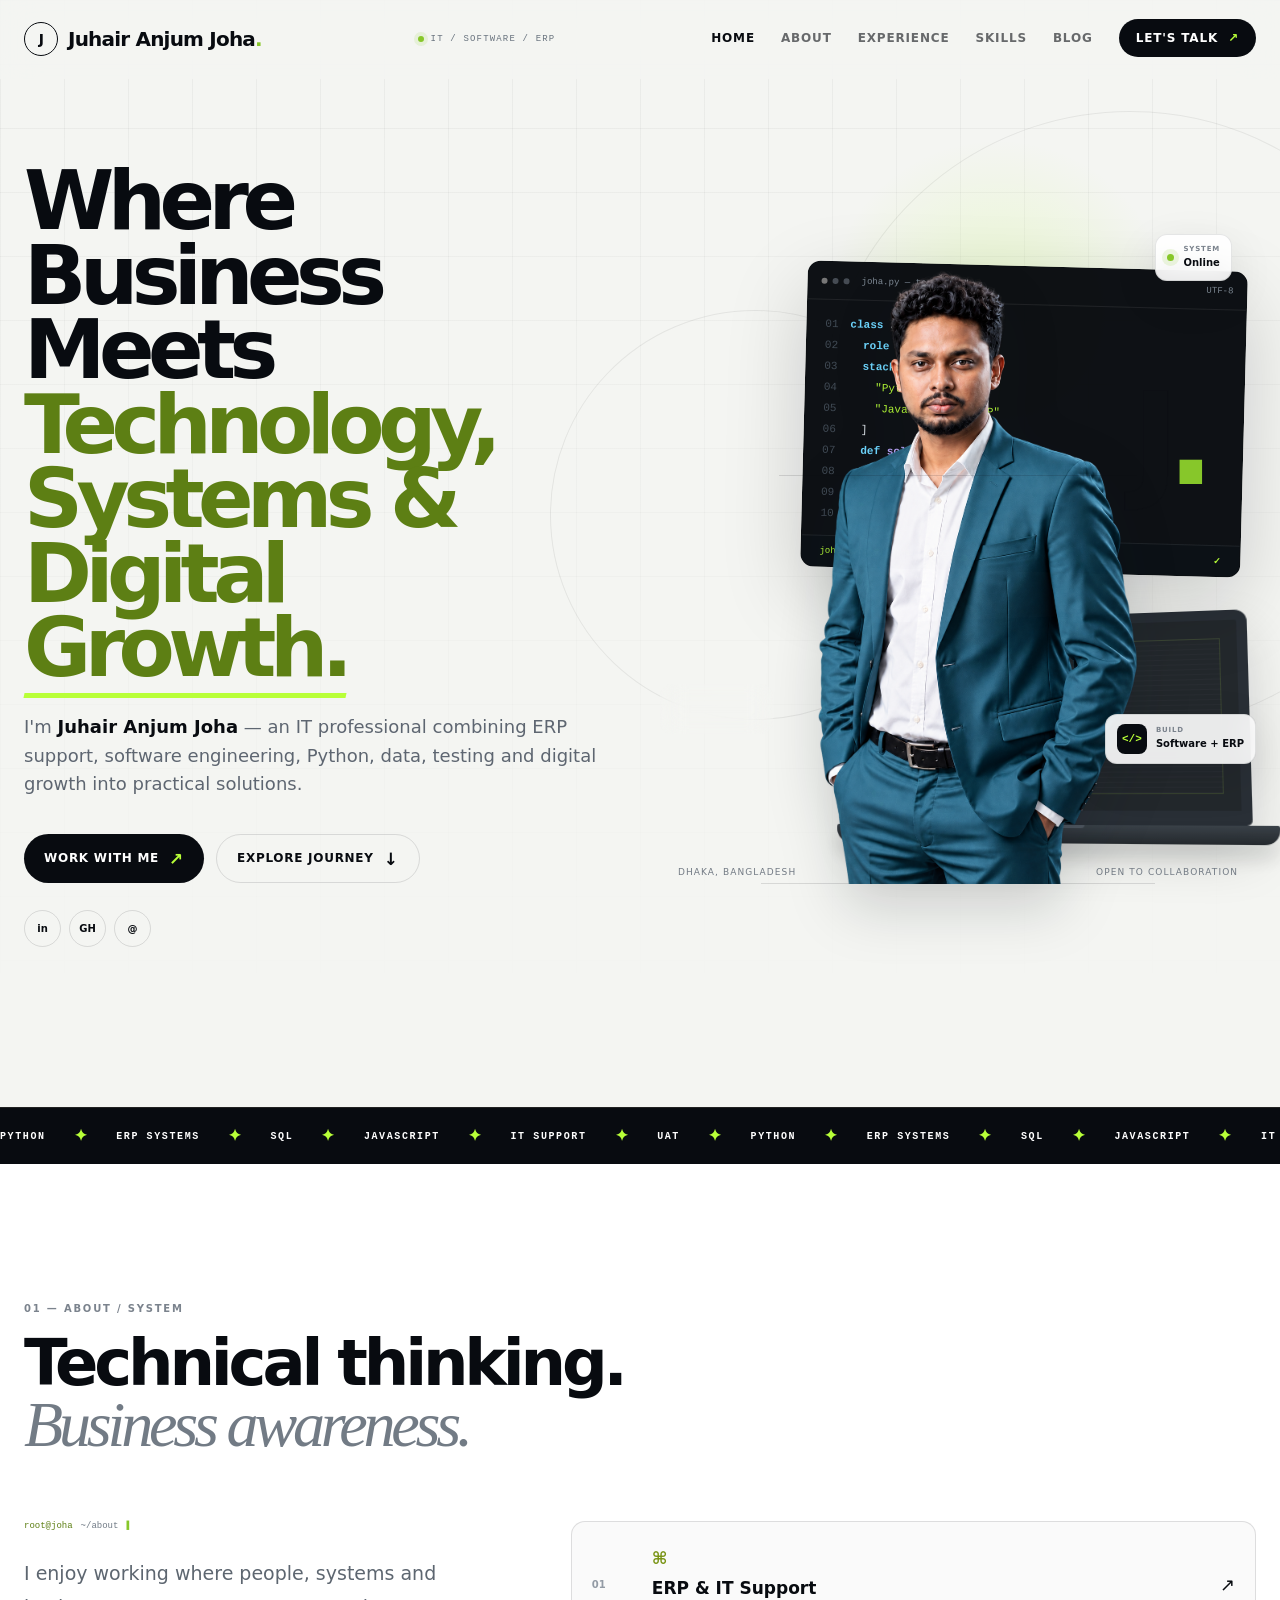
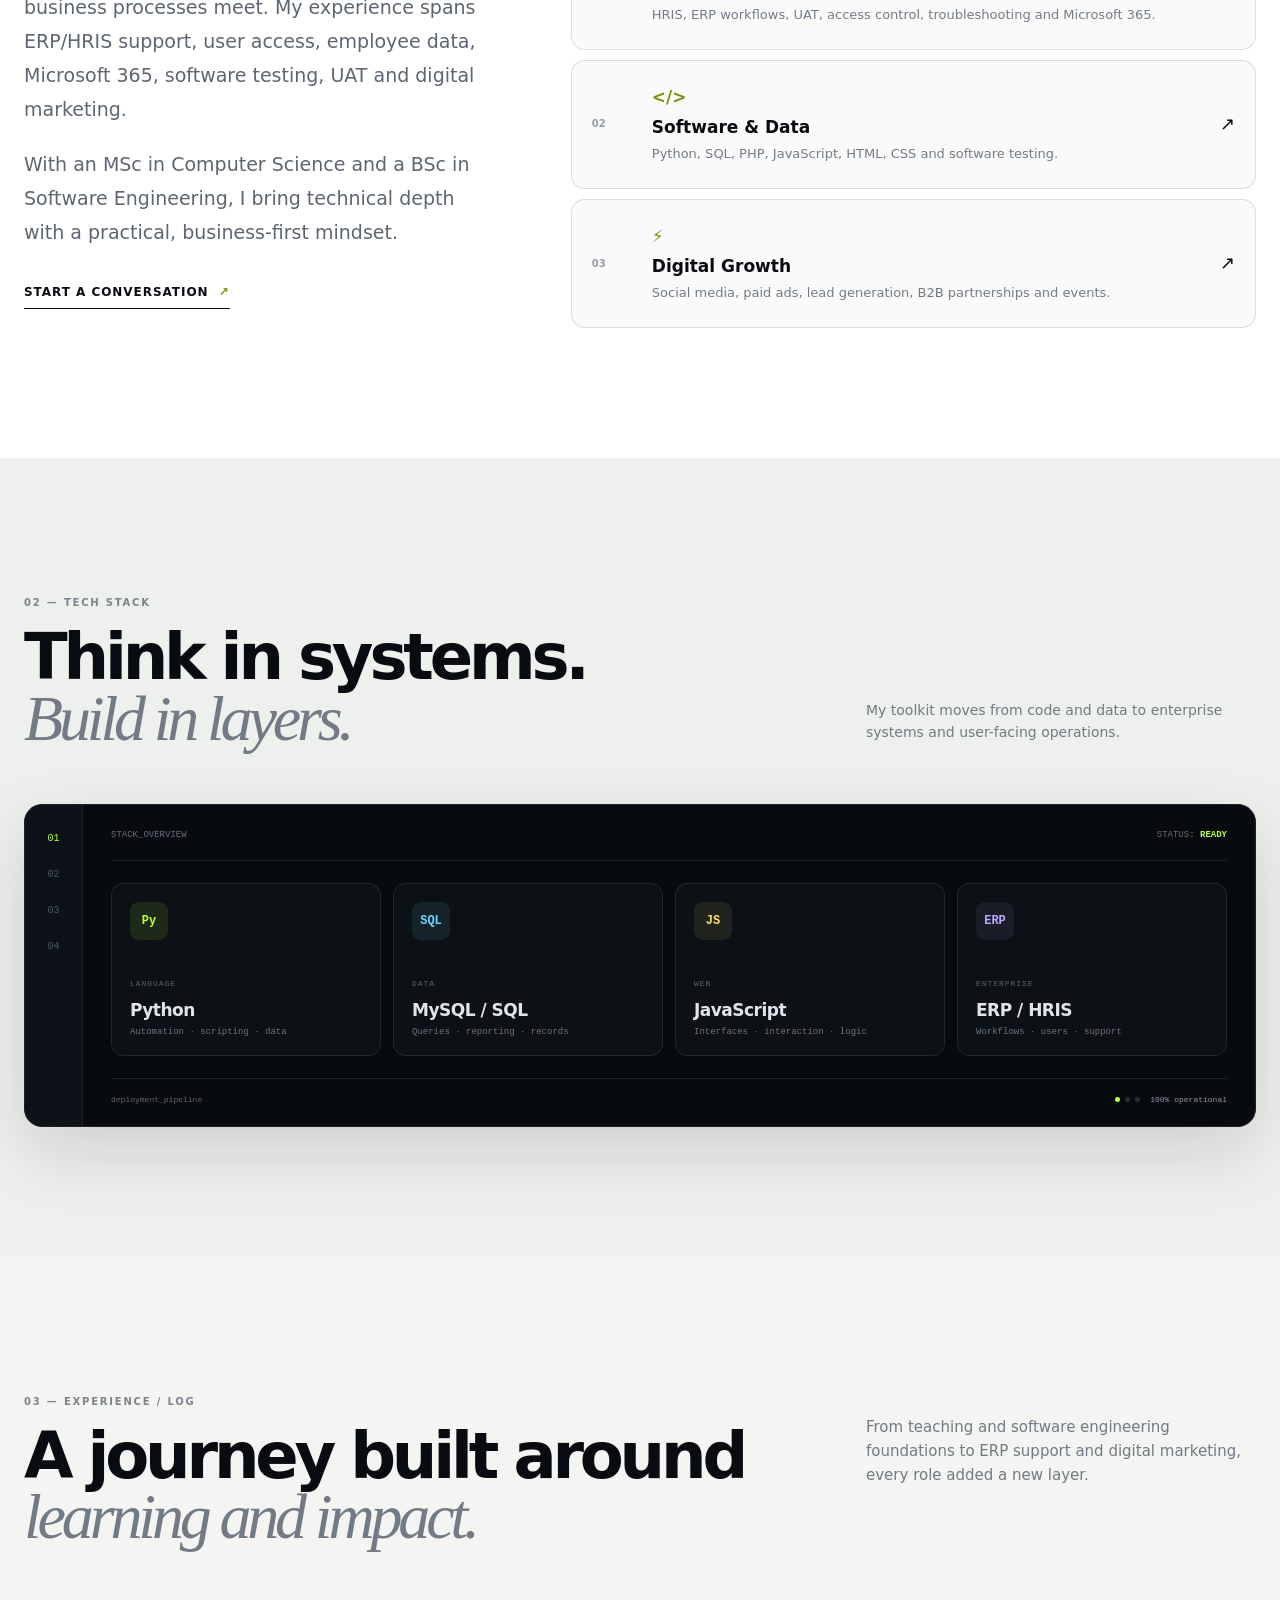
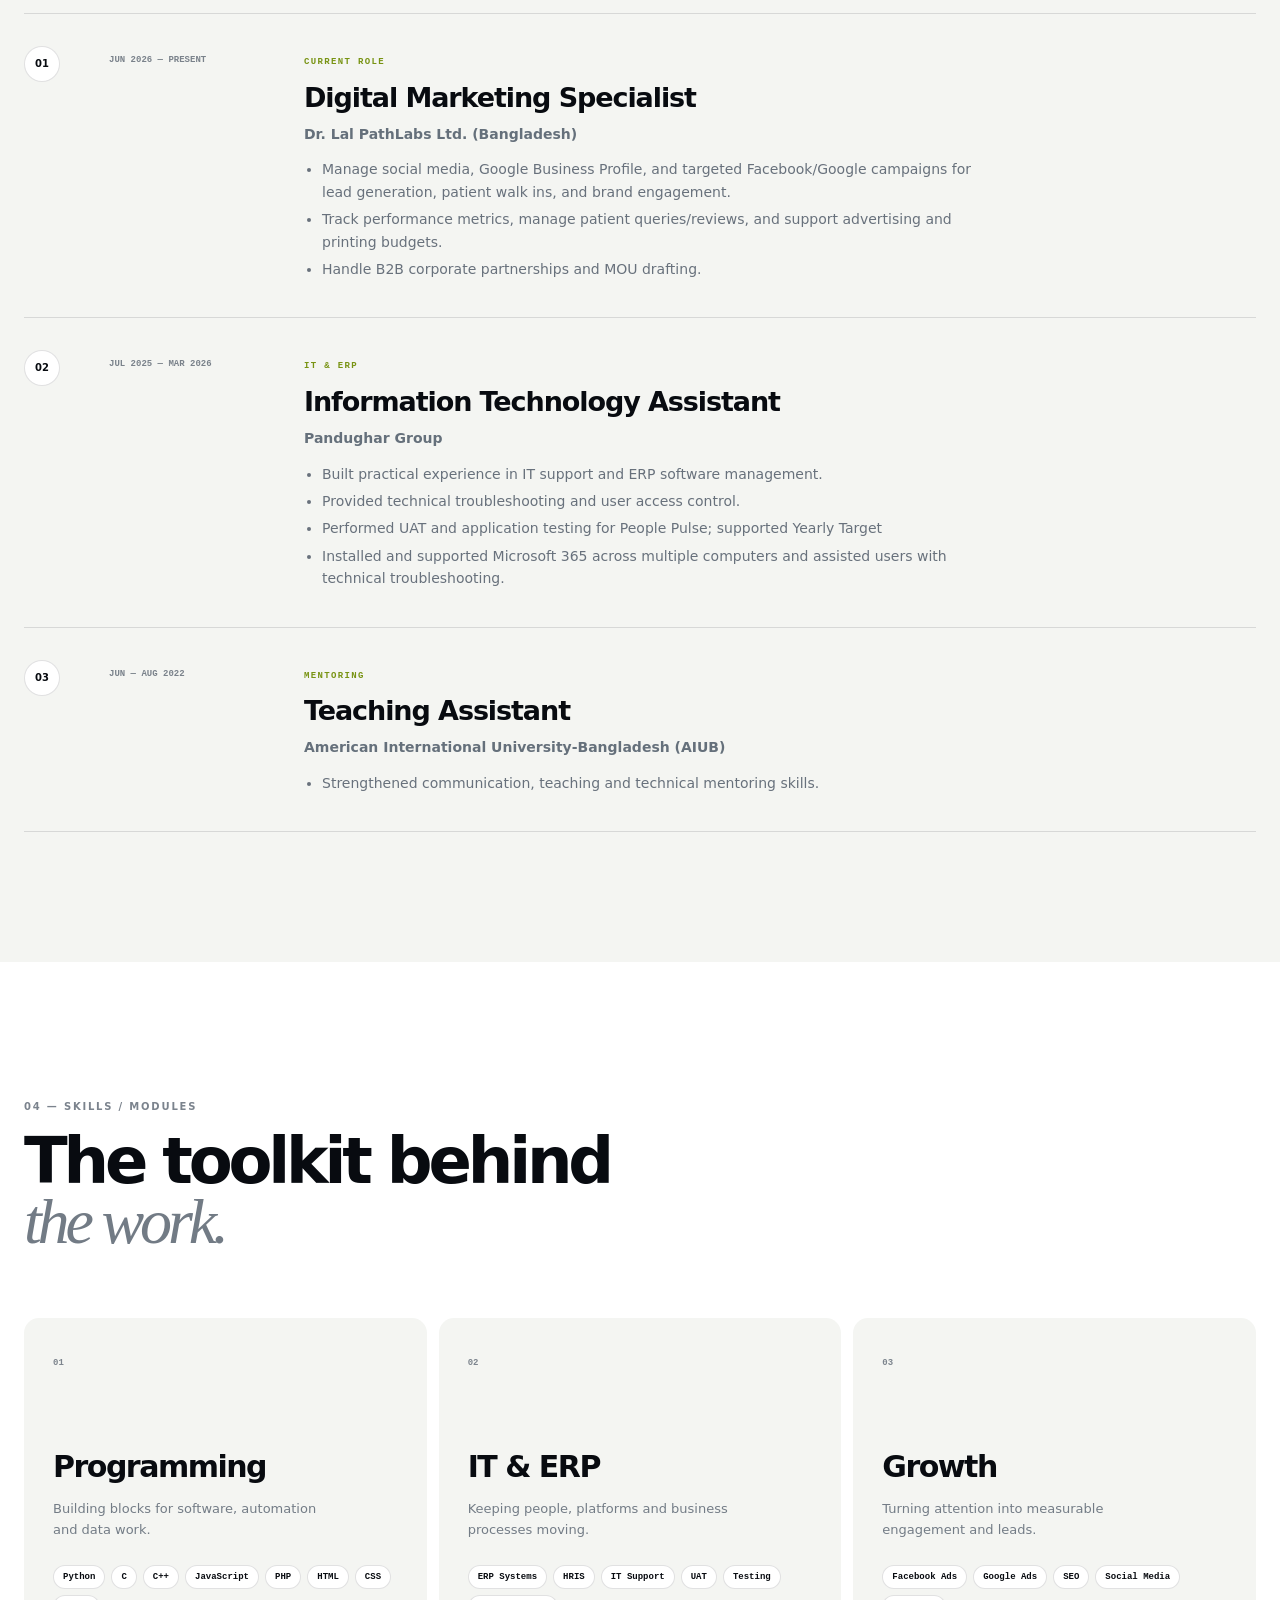
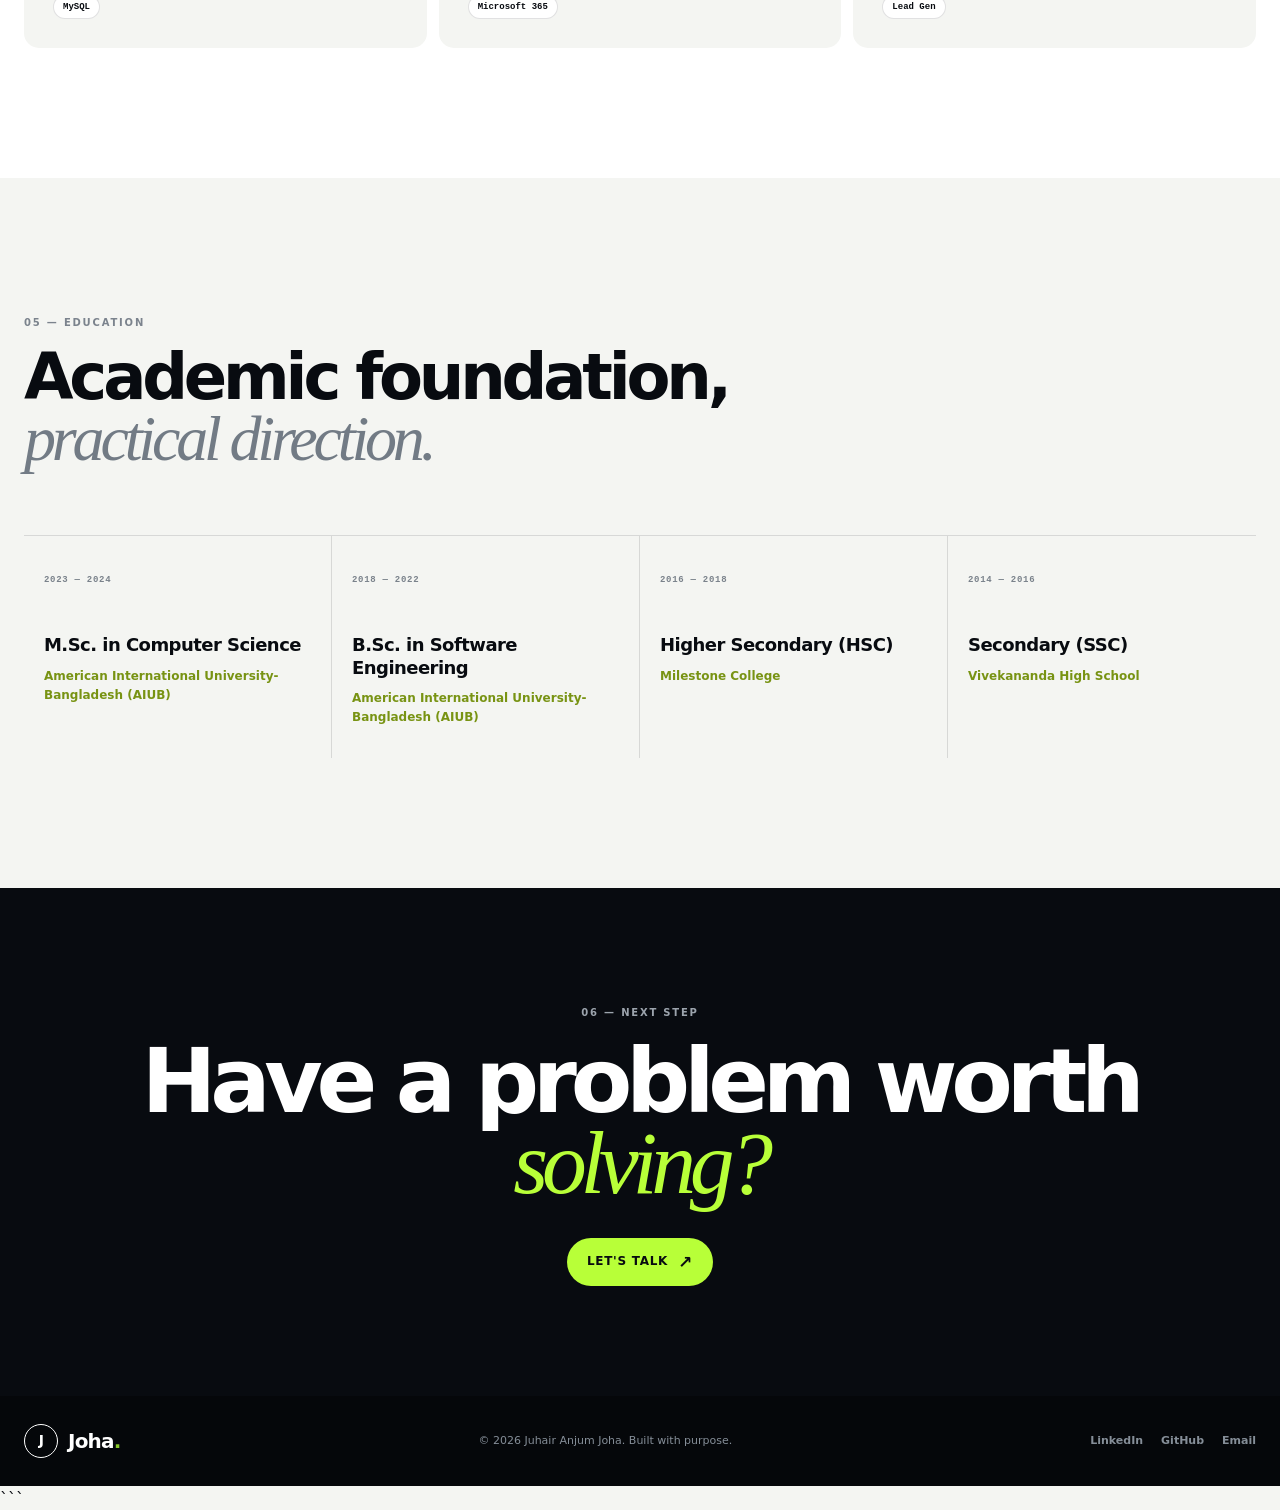
<file: index.html>
<!DOCTYPE html>
<html lang="en">
<head>
  <meta charset="UTF-8">
  <meta name="viewport" content="width=device-width, initial-scale=1.0">
  <meta name="description" content="Juhair Anjum Joha — IT, ERP, software engineering and digital marketing portfolio.">
  <title>Juhair Anjum Joha | IT & Technology Portfolio</title>
  <link rel="stylesheet" href="home.css">
</head>
<body>
  <!-- First-load experience -->
  <div class="loader" id="loader" aria-label="Loading website">
    <div class="loader-shell">
      <div class="loader-top"><span>JOHA_OS</span><span>v2026.01</span></div>
      <div class="loader-code">
        <span><i>01</i> import <b>python</b></span>
        <span><i>02</i> boot(<b>"portfolio"</b>)</span>
        <span><i>03</i> status = <em>"ready"</em></span>
      </div>
      <div class="loader-progress"><span></span></div>
      <p>initializing interface <strong>...</strong></p>
    </div>
  </div>

  <header class="site-header">
    <nav class="navbar container" aria-label="Primary navigation">
      <a class="brand" href="index.html" aria-label="Joha home">
        <span class="brand-symbol">J</span>
        <span>Juhair Anjum Joha<span class="dot">.</span></span>
      </a>

      <div class="nav-status"><span></span> IT / SOFTWARE / ERP</div>

      <button class="menu-toggle" aria-label="Open menu" aria-expanded="false">
        <span></span><span></span><span></span>
      </button>

      <ul class="nav-links">
        <li><a class="active" href="#home">Home</a></li>
        <li><a href="#about">About</a></li>
        <li><a href="#experience">Experience</a></li>
        <li><a href="#skills">Skills</a></li>
        <li><a href="blog.html">Blog</a></li>
        <li><a class="nav-cta" href="contact.html">Let's Talk <span>↗</span></a></li>
      </ul>
    </nav>
  </header>

  <main>
    <!-- HERO / DEVELOPER COMMAND CENTER -->
    <section class="hero section" id="home">
      <div class="hero-grid"></div>
      <div class="hero-orbit orbit-one"></div>
      <div class="hero-orbit orbit-two"></div>
      <div class="hero-glow glow-one"></div>

      <div class="container hero-inner">
        <div class="hero-copy reveal">
          <h1>Where Business Meets <span class="gradient-text">Technology, Systems & Digital Growth.</span></h1>
          <p class="hero-lead">
            I'm <strong>Juhair Anjum Joha</strong> — an IT professional combining ERP support,
            software engineering, Python, data, testing and digital growth into practical solutions.
          </p>

          <div class="hero-actions">
            <a class="button button-primary" href="contact.html">Work with me <span>↗</span></a>
            <a class="button button-ghost" href="#experience">Explore journey <span>↓</span></a>
          </div>

          <div class="hero-socials" aria-label="Social links">
            <a href="https://linkedin.com/in/juhair-joha-055870172" target="_blank" rel="noopener" aria-label="LinkedIn">in</a>
            <a href="https://github.com/juhairjoha" target="_blank" rel="noopener" aria-label="GitHub">GH</a>
            <a href="mailto:joha10431@gmail.com" aria-label="Email">@</a>
          </div>
        </div>

        <div class="hero-visual reveal">
          <!-- Developer command panel -->
          <div class="code-window">
            <div class="window-bar">
              <div class="window-dots"><span></span><span></span><span></span></div>
              <span class="window-title">joha.py — terminal</span>
              <span class="window-meta">UTF-8</span>
            </div>
            <div class="code-body">
              <div class="code-lines">
                <span><i>01</i><b>class</b> Joha:</span>
                <span><i>02</i>&nbsp;&nbsp;<b>role</b> = <em>"IT Engineer"</em></span>
                <span><i>03</i>&nbsp;&nbsp;<b>stack</b> = [</span>
                <span><i>04</i>&nbsp;&nbsp;&nbsp;&nbsp;<em>"Python"</em>, <em>"SQL"</em>,</span>
                <span><i>05</i>&nbsp;&nbsp;&nbsp;&nbsp;<em>"JavaScript"</em>, <em>"ERP"</em></span>
                <span><i>06</i>&nbsp;&nbsp;]</span>
                <span><i>07</i>&nbsp;&nbsp;<b>def</b> <strong>solve</strong>(problem):</span>
                <span><i>08</i>&nbsp;&nbsp;&nbsp;&nbsp;<b>return</b> practical_solution</span>
                <span><i>09</i></span>
                <span><i>10</i><span class="terminal-cursor">▌</span></span>
              </div>
            </div>
            <div class="terminal-line"><span class="prompt">joha@portfolio:~$</span> python build_solution.py <b>✓</b></div>
          </div>

          <!-- Laptop base -->
          <div class="laptop" aria-hidden="true">
            <div class="laptop-screen">
              <div class="screen-code"><span>&gt;_</span><span>010101</span><span>{ API }</span></div>
            </div>
            <div class="laptop-base"><span></span></div>
          </div>

          <!-- visual-label completely removed to eliminate the gap -->

          <div class="image-stage">
            <div class="stage-number">J<span>.</span></div>
            <div class="scan-line"></div>
            <img src="profile-cutout.png" alt="Juhair Anjum Joha" class="profile-img">
          </div>

          <div class="tech-chip chip-python"><span class="chip-icon">Py</span><div><small>LANGUAGE</small><strong>Python</strong></div></div>
          <div class="tech-chip chip-api"><span class="chip-icon">&lt;/&gt;</span><div><small>BUILD</small><strong>Software + ERP</strong></div></div>
          <div class="tech-chip chip-status"><span class="status-dot"></span><div><small>SYSTEM</small><strong>Online</strong></div></div>

          <div class="visual-caption"><span>Dhaka, Bangladesh</span><span>Open to collaboration</span></div>
        </div>
      </div>
    </section>

    <section class="ticker" aria-label="Technology stack">
      <div class="ticker-track">
        <span>PYTHON</span><b>✦</b><span>ERP SYSTEMS</span><b>✦</b><span>SQL</span><b>✦</b>
        <span>JAVASCRIPT</span><b>✦</b><span>IT SUPPORT</span><b>✦</b><span>UAT</span><b>✦</b>
        <span>PYTHON</span><b>✦</b><span>ERP SYSTEMS</span><b>✦</b><span>SQL</span><b>✦</b>
        <span>JAVASCRIPT</span><b>✦</b><span>IT SUPPORT</span><b>✦</b><span>UAT</span><b>✦</b>
      </div>
    </section>

    <!-- ABOUT -->
    <section class="section about-section" id="about">
      <div class="container">
        <div class="section-intro reveal">
          <span class="section-index">01 — ABOUT / SYSTEM</span>
          <h2>Technical thinking.<br><em>Business awareness.</em></h2>
        </div>

        <div class="about-layout">
          <div class="about-statement reveal">
            <div class="terminal-mini"><span>root@joha</span><b>~/about</b><i>▌</i></div>
            <p>
              I enjoy working where people, systems and business processes meet. My experience spans
              ERP/HRIS support, user access, employee data, Microsoft 365, software testing, UAT and digital marketing.
            </p>
            <p>
              With an MSc in Computer Science and a BSc in Software Engineering, I bring technical depth
              with a practical, business-first mindset.
            </p>
            <a class="text-link" href="contact.html">Start a conversation <span>↗</span></a>
          </div>

          <div class="service-stack reveal">
            <article class="service-card">
              <span class="service-no">01</span>
              <div><span class="service-icon">⌘</span><h3>ERP & IT Support</h3><p>HRIS, ERP workflows, UAT, access control, troubleshooting and Microsoft 365.</p></div>
              <span class="arrow">↗</span>
            </article>
            <article class="service-card">
              <span class="service-no">02</span>
              <div><span class="service-icon">&lt;/&gt;</span><h3>Software & Data</h3><p>Python, SQL, PHP, JavaScript, HTML, CSS and software testing.</p></div>
              <span class="arrow">↗</span>
            </article>
            <article class="service-card">
              <span class="service-no">03</span>
              <div><span class="service-icon">⚡</span><h3>Digital Growth</h3><p>Social media, paid ads, lead generation, B2B partnerships and events.</p></div>
              <span class="arrow">↗</span>
            </article>
          </div>
        </div>
      </div>
    </section>

    <!-- TECH STACK VISUAL -->
    <section class="section stack-section">
      <div class="container">
        <div class="stack-heading reveal">
          <div><span class="section-index">02 — TECH STACK</span><h2>Think in systems.<br><em>Build in layers.</em></h2></div>
          <p>My toolkit moves from code and data to enterprise systems and user-facing operations.</p>
        </div>

        <div class="stack-console reveal">
          <div class="console-sidebar">
            <span class="side-active">01</span><span>02</span><span>03</span><span>04</span>
          </div>
          <div class="console-main">
            <div class="console-header"><span>STACK_OVERVIEW</span><span>STATUS: <b>READY</b></span></div>
            <div class="stack-grid">
              <div class="stack-item python-item"><span class="stack-logo">Py</span><div><small>LANGUAGE</small><h3>Python</h3><p>Automation · scripting · data</p></div></div>
              <div class="stack-item"><span class="stack-logo sql">SQL</span><div><small>DATA</small><h3>MySQL / SQL</h3><p>Queries · reporting · records</p></div></div>
              <div class="stack-item"><span class="stack-logo js">JS</span><div><small>WEB</small><h3>JavaScript</h3><p>Interfaces · interaction · logic</p></div></div>
              <div class="stack-item"><span class="stack-logo erp">ERP</span><div><small>ENTERPRISE</small><h3>ERP / HRIS</h3><p>Workflows · users · support</p></div></div>
            </div>
            <div class="console-footer"><span>deployment_pipeline</span><div><i></i><i></i><i></i><b>100% operational</b></div></div>
          </div>
        </div>
      </div>
    </section>

    <!-- EXPERIENCE -->
    <section class="section experience-section" id="experience">
      <div class="container">
        <div class="section-intro split reveal">
          <div><span class="section-index">03 — EXPERIENCE / LOG</span><h2>A journey built around<br><em>learning and impact.</em></h2></div>
          <p>From teaching and software engineering foundations to ERP support and digital marketing, every role added a new layer.</p>
        </div>

        <div class="timeline">
          <article class="timeline-item reveal"><div class="timeline-marker">01</div><div class="timeline-date">JUN 2026 — PRESENT</div><div class="timeline-content"><span class="role-tag">CURRENT ROLE</span><h3>Digital Marketing Specialist</h3><h4>Dr. Lal PathLabs Ltd. (Bangladesh)</h4><ul><li>Manage social media, Google Business Profile, and targeted Facebook/Google campaigns for lead generation, patient walk
ins, and brand engagement. </li><li>Track performance metrics, manage patient queries/reviews, and support advertising and printing budgets. </li><li>Handle B2B corporate partnerships and MOU drafting.</li></ul></div></article>
          <article class="timeline-item reveal"><div class="timeline-marker">02</div><div class="timeline-date">JUL 2025 — MAR 2026</div><div class="timeline-content"><span class="role-tag">IT & ERP</span><h3>Information Technology Assistant</h3><h4>Pandughar Group</h4><ul><li>Built practical experience in IT support and ERP software management.</li><li>Provided technical troubleshooting and user access control.</li> <li>Performed UAT and application testing for People Pulse; supported Yearly Target</li> <li>Installed and supported Microsoft 365 across multiple computers and assisted users with technical troubleshooting.</li> </ul></div></article>
          <article class="timeline-item reveal"><div class="timeline-marker">03</div><div class="timeline-date">JUN — AUG 2022</div><div class="timeline-content"><span class="role-tag">MENTORING</span><h3>Teaching Assistant</h3><h4>American International University-Bangladesh (AIUB)</h4><ul><li>Strengthened communication, teaching and technical mentoring skills.</li></ul></div></article>
        </div>
      </div>
    </section>

    <!-- SKILLS -->
    <section class="section skills-section" id="skills">
      <div class="container">
        <div class="section-intro reveal"><span class="section-index">04 — SKILLS / MODULES</span><h2>The toolkit behind<br><em>the work.</em></h2></div>
        <div class="skills-layout">
          <div class="skill-panel reveal"><span class="skill-number">01</span><h3>Programming</h3><p>Building blocks for software, automation and data work.</p><div class="skill-list"><span>Python</span><span>C</span><span>C++</span><span>JavaScript</span><span>PHP</span><span>HTML</span><span>CSS</span><span>MySQL</span></div></div>
          <div class="skill-panel reveal"><span class="skill-number">02</span><h3>IT & ERP</h3><p>Keeping people, platforms and business processes moving.</p><div class="skill-list"><span>ERP Systems</span><span>HRIS</span><span>IT Support</span><span>UAT</span><span>Testing</span><span>Microsoft 365</span></div></div>
          <div class="skill-panel reveal"><span class="skill-number">03</span><h3>Growth</h3><p>Turning attention into measurable engagement and leads.</p><div class="skill-list"><span>Facebook Ads</span><span>Google Ads</span><span>SEO</span><span>Social Media</span><span>Lead Gen</span></div></div>
        </div>
      </div>
    </section>

    <!-- EDUCATION -->
    <section class="section education-section">
      <div class="container">
        <div class="section-intro split reveal"><div><span class="section-index">05 — EDUCATION</span><h2>Academic foundation,<br><em>practical direction.</em></h2></div></div>
        <div class="education-grid">
          <article class="education-card reveal"><span>2023 — 2024</span><h3>M.Sc. in Computer Science</h3><p>American International University-Bangladesh (AIUB)</p></article>
          <article class="education-card reveal"><span>2018 — 2022</span><h3>B.Sc. in Software Engineering</h3><p>American International University-Bangladesh (AIUB)</p></article>
          <article class="education-card reveal"><span>2016 — 2018</span><h3>Higher Secondary (HSC)</h3><p>Milestone College</p></article>
          <article class="education-card reveal"><span>2014 — 2016</span><h3>Secondary (SSC)</h3><p>Vivekananda High School</p></article>
        </div>
      </div>
    </section>

    <section class="cta-section">
      <div class="container cta-box reveal">
        <span class="section-index">06 — NEXT STEP</span>
        <h2>Have a problem worth<br><em>solving?</em></h2>
        <a class="button button-light" href="contact.html">Let's talk <span>↗</span></a>
      </div>
    </section>
  </main>

  <footer class="footer">
    <div class="container footer-inner">
      <a class="brand" href="index.html"><span class="brand-symbol">J</span><span>Joha<span class="dot">.</span></span></a>
      <p>© 2026 Juhair Anjum Joha. Built with purpose.</p>
      <div class="footer-links"><a href="https://linkedin.com/in/juhair-joha-055870172" target="_blank" rel="noopener">LinkedIn</a><a href="https://github.com/juhairjoha" target="_blank" rel="noopener">GitHub</a><a href="mailto:joha10431@gmail.com">Email</a></div>
    </div>
  </footer>

  <script src="home.js" defer></script>
</body>
</html>
```
</file>
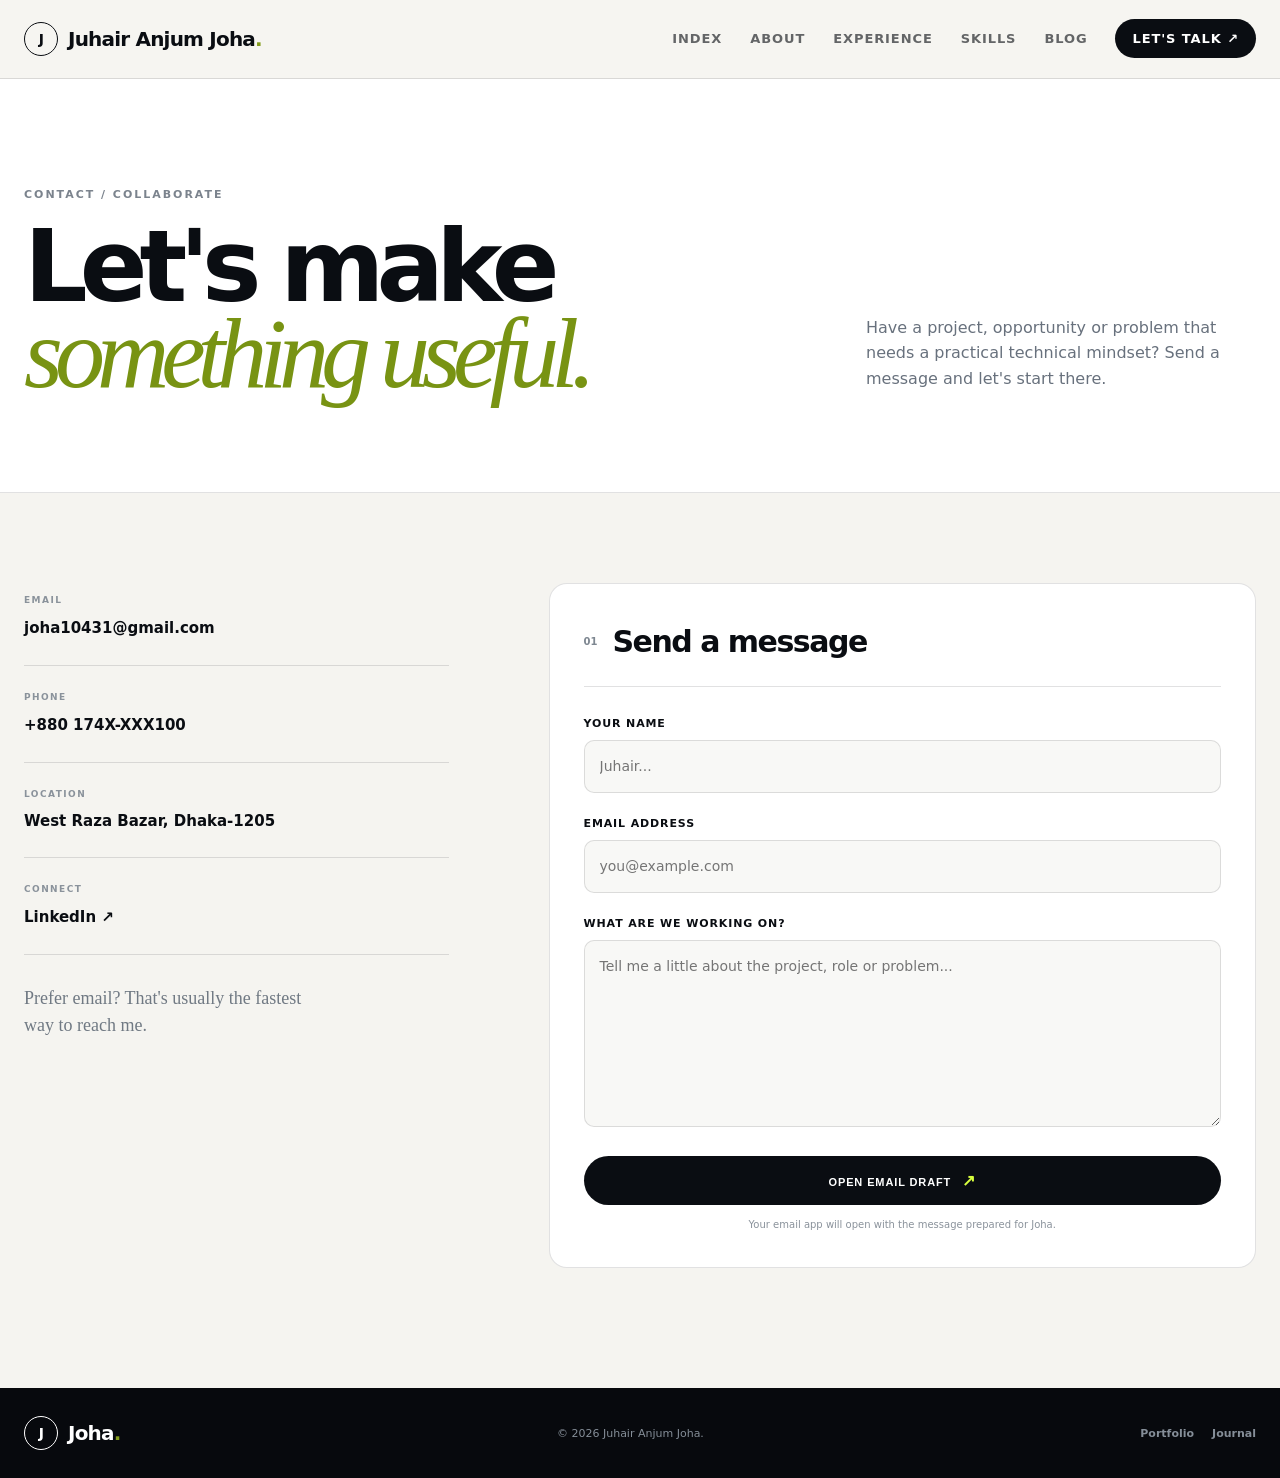
<file: contact.html>
<!DOCTYPE html>
<html lang="en">
<head>
  <meta charset="UTF-8">
  <meta name="viewport" content="width=device-width, initial-scale=1.0">
  <meta name="description" content="Contact Juhair Anjum Joha.">
  <title>Contact | Juhair Anjum Joha</title>
  <link rel="stylesheet" href="contact.css">
</head>
<body>
  <header class="site-header">
    <nav class="navbar container">
      <a class="brand" href="index.html"><span class="brand-symbol">J</span><span>Juhair Anjum Joha<span class="dot">.</span></span></a>
      <button class="menu-toggle" aria-label="Open menu" aria-expanded="false"><span></span><span></span><span></span></button>
      <ul class="nav-links">
        <li><a href="index.html">index</a></li>
        <li><a href="index.html#about">About</a></li>
        <li><a href="index.html#experience">Experience</a></li>
        <li><a href="index.html#skills">Skills</a></li>
        <li><a href="blog.html">BLog</a></li>
        <li><a class="nav-cta active" href="contact.html">Let's Talk ↗</a></li>
      </ul>
    </nav>
  </header>

  <main>
    <section class="contact-hero">
      <div class="container contact-hero-inner">
        <div>
          <span class="section-index">CONTACT / COLLABORATE</span>
          <h1>Let's make<br><em>something useful.</em></h1>
        </div>
        <p>Have a project, opportunity or problem that needs a practical technical mindset? Send a message and let's start there.</p>
      </div>
    </section>

    <section class="contact-section">
      <div class="container contact-grid">
        <aside class="contact-info">
          <div class="info-block"><span>EMAIL</span><a href="mailto:joha10431@gmail.com">joha10431@gmail.com</a></div>
          <div class="info-block"><span>PHONE</span><a href="tel:+880174XXXX100">+880 174X-XXX100</a></div>
          <div class="info-block"><span>LOCATION</span><p>West Raza Bazar, Dhaka-1205</p></div>
          <div class="info-block"><span>CONNECT</span><a href="https://linkedin.com/in/juhair-joha-055870172" target="_blank" rel="noopener">LinkedIn ↗</a></div>
          <div class="contact-note">Prefer email? That's usually the fastest way to reach me.</div>
        </aside>

        <form class="contact-form" id="contactForm">
          <div class="form-heading"><span>01</span><h2>Send a message</h2></div>
          <label><span>Your name</span><input type="text" name="name" placeholder="Juhair..." required></label>
          <label><span>Email address</span><input type="email" name="email" placeholder="you@example.com" required></label>
          <label><span>What are we working on?</span><textarea name="message" rows="7" placeholder="Tell me a little about the project, role or problem..." required></textarea></label>
          <button class="submit-button" type="submit">Open email draft <span>↗</span></button>
          <p class="form-note" id="formNote">Your email app will open with the message prepared for Joha.</p>
        </form>
      </div>
    </section>
  </main>

  <footer class="footer">
    <div class="container footer-inner">
      <a class="brand" href="index.html"><span class="brand-symbol">J</span><span>Joha<span class="dot">.</span></span></a>
      <p>© 2026 Juhair Anjum Joha.</p>
      <div class="footer-links"><a href="index.html">Portfolio</a><a href="blog.html">Journal</a></div>
    </div>
  </footer>
  <script src="contact.js" defer></script>
</body>
</html>
</file>
<file: home.css>
:root{--ink:#080b10;--paper:#f4f5f2;--white:#fff;--muted:#68727d;--line:rgba(8,11,16,.12);--green:#b8ff38;--green2:#87c72a;--blue:#6ed7ff;--purple:#bda7ff;--max:1240px;--ease:cubic-bezier(.2,.75,.2,1)}
*{box-sizing:border-box;margin:0;padding:0}html{scroll-behavior:smooth}body{font-family:Inter,ui-sans-serif,system-ui,-apple-system,BlinkMacSystemFont,"Segoe UI",sans-serif;background:var(--paper);color:var(--ink);line-height:1.6;overflow-x:hidden}body.menu-open{overflow:hidden}a{text-decoration:none;color:inherit}button{font:inherit}.container{width:min(var(--max),calc(100% - 48px));margin:auto}.section{padding:130px 0}
/* loader */
.loader{position:fixed;inset:0;background:#05070a;color:#fff;z-index:9999;display:grid;place-items:center;transition:opacity .6s var(--ease),visibility .6s}.loader.loaded{opacity:0;visibility:hidden}.loader-shell{width:min(440px,calc(100% - 44px));font-family:"SFMono-Regular",Consolas,monospace}.loader-top{display:flex;justify-content:space-between;color:#727b86;font-size:10px;letter-spacing:.12em;margin-bottom:20px}.loader-code{border:1px solid rgba(255,255,255,.12);background:rgba(255,255,255,.025);padding:18px 20px;display:grid;gap:8px;font-size:12px;line-height:1.6}.loader-code i{color:#454d57;font-style:normal;margin-right:18px}.loader-code b{color:var(--blue)}.loader-code em{color:var(--green);font-style:normal}.loader-progress{height:2px;background:#1c2229;margin-top:16px;overflow:hidden}.loader-progress span{display:block;height:100%;width:0;background:var(--green);animation:load 1.25s var(--ease) forwards}.loader-shell p{font-size:9px;letter-spacing:.2em;color:#626b76;text-transform:uppercase;margin-top:12px}.loader-shell p strong{color:var(--green)}@keyframes load{to{width:100%}}
/* header */
.site-header{position:fixed;top:0;left:0;width:100%;z-index:100;background:rgba(244,245,242,.84);backdrop-filter:blur(18px);border-bottom:1px solid transparent;transition:.3s}.site-header.scrolled{border-color:var(--line)}.navbar{min-height:78px;display:flex;align-items:center;justify-content:space-between}.brand{display:flex;align-items:center;gap:10px;font-size:20px;font-weight:850;letter-spacing:-.04em}.brand-symbol{width:34px;height:34px;border:1px solid var(--ink);border-radius:50%;display:grid;place-items:center;font-size:14px}.dot{color:var(--green2)}.nav-status{font-family:"SFMono-Regular",Consolas,monospace;font-size:9px;letter-spacing:.13em;color:#68727d;display:flex;align-items:center;gap:7px}.nav-status span{width:6px;height:6px;border-radius:50%;background:var(--green2);box-shadow:0 0 0 4px rgba(135,199,42,.13)}.nav-links{display:flex;align-items:center;gap:26px;list-style:none;font-size:12px;font-weight:800;text-transform:uppercase;letter-spacing:.07em}.nav-links a{opacity:.6;transition:.25s}.nav-links a:hover,.nav-links a.active{opacity:1}.nav-links .nav-cta{background:var(--ink);color:#fff;padding:12px 17px;border-radius:999px;opacity:1}.nav-cta span{color:var(--green);margin-left:5px}.menu-toggle{display:none;background:none;border:0;width:42px;height:42px;cursor:pointer}.menu-toggle span{display:block;width:24px;height:2px;background:var(--ink);margin:5px auto;transition:.3s}
/* hero */
.hero{min-height:100vh;padding-top:110px;position:relative;display:flex;align-items:center;overflow:hidden;background:#f4f5f2}.hero-grid{position:absolute;inset:0;background-image:linear-gradient(rgba(8,11,16,.045) 1px,transparent 1px),linear-gradient(90deg,rgba(8,11,16,.045) 1px,transparent 1px);background-size:64px 64px;mask-image:linear-gradient(to bottom,#000 0%,transparent 92%)}.hero-glow{position:absolute;border-radius:50%;pointer-events:none}.glow-one{width:360px;height:360px;right:8%;top:12%;background:radial-gradient(circle,rgba(184,255,56,.2),rgba(184,255,56,0) 68%)}.hero-orbit{position:absolute;border:1px solid rgba(8,11,16,.07);border-radius:50%;pointer-events:none}.orbit-one{width:620px;height:620px;right:-160px;top:10%;transform:rotate(-18deg)}.orbit-two{width:410px;height:410px;right:25%;top:28%;transform:rotate(22deg)}.hero-inner{display:grid;grid-template-columns:1fr 1fr;gap:40px;align-items:center;position:relative;z-index:1}.hero-copy{padding:40px 0 30px}.eyebrow{display:inline-flex;align-items:center;gap:9px;border:1px solid var(--line);border-radius:999px;padding:7px 12px;font-size:10px;font-weight:800;letter-spacing:.1em;text-transform:uppercase;margin-bottom:25px}.pulse-dot{width:7px;height:7px;background:var(--green2);border-radius:50%;box-shadow:0 0 0 5px rgba(135,199,42,.15)}.kicker,.section-index{font-size:10px;font-weight:850;letter-spacing:.18em;text-transform:uppercase;color:#7b838d}.hero h1{font-size:clamp(52px,6.4vw,88px);line-height:.91;letter-spacing:-.08em;max-width:760px;margin:14px 0 27px;font-weight:900}.gradient-text{color:#5d7f14;position:relative}.gradient-text:after{content:"";position:absolute;left:0;bottom:-3px;width:100%;height:5px;background:var(--green);z-index:-1;transform:skew(-12deg)}.hero-lead{font-size:18px;color:#5e6671;max-width:610px}.hero-lead strong{color:var(--ink)}.hero-actions{display:flex;gap:12px;flex-wrap:wrap;margin:35px 0 27px}.button{display:inline-flex;align-items:center;justify-content:center;gap:10px;border-radius:999px;padding:14px 20px;font-size:12px;font-weight:850;text-transform:uppercase;letter-spacing:.06em;transition:.3s var(--ease)}.button span{font-size:17px;line-height:0}.button-primary{background:var(--ink);color:#fff}.button-primary:hover{transform:translateY(-3px);box-shadow:0 15px 30px rgba(8,11,16,.18)}.button-primary span{color:var(--green)}.button-ghost{border:1px solid var(--line)}.button-ghost:hover{background:#fff;transform:translateY(-3px)}.hero-socials{display:flex;gap:8px}.hero-socials a{width:37px;height:37px;border:1px solid var(--line);border-radius:50%;display:grid;place-items:center;font-size:10px;font-weight:900;transition:.25s}.hero-socials a:hover{background:var(--ink);color:#fff;transform:translateY(-3px)}
/* hero visual: code + laptop + transparent portrait */
.hero-visual{height:680px;position:relative;display:flex;align-items:flex-end;justify-content:center}.code-window{position:absolute;z-index:1;right:2%;top:62px;width:min(440px,84%);border:1px solid rgba(8,11,16,.18);background:rgba(7,10,14,.97);color:#dce3e8;border-radius:13px;box-shadow:0 28px 80px rgba(8,11,16,.18);overflow:hidden;transform:rotate(1.5deg)}.window-bar{height:38px;display:flex;align-items:center;gap:12px;padding:0 13px;border-bottom:1px solid rgba(255,255,255,.08);font:9px "SFMono-Regular",Consolas,monospace;color:#7f8a95}.window-dots{display:flex;gap:5px}.window-dots span{width:6px;height:6px;border-radius:50%;background:#454b53}.window-dots span:first-child{background:#777}.window-title{flex:1}.code-body{padding:16px 18px 13px}.code-lines{display:grid;gap:4px;font:11px/1.55 "SFMono-Regular",Consolas,monospace}.code-lines i{display:inline-block;width:25px;color:#414b55;font-style:normal}.code-lines b{color:var(--blue);font-weight:600}.code-lines em{color:var(--green);font-style:normal}.code-lines strong{color:var(--purple)}.terminal-cursor{color:var(--green);animation:blink 1s steps(1) infinite}.terminal-line{padding:10px 18px;background:#0c1116;border-top:1px solid rgba(255,255,255,.08);font:9px "SFMono-Regular",Consolas,monospace;color:#89939e}.terminal-line .prompt{color:var(--green)}.terminal-line b{float:right;color:var(--green)}@keyframes blink{50%{opacity:0}}
.laptop{position:absolute;z-index:0;right:2%;bottom:42px;width:390px;opacity:.9;transform:perspective(700px) rotateX(6deg) rotateY(-8deg)}.laptop-screen{height:210px;border:10px solid #111820;border-bottom-width:14px;border-radius:12px 12px 5px 5px;background:#0b1015;box-shadow:0 25px 50px rgba(8,11,16,.18);padding:18px}.laptop-screen:after{content:"";display:block;width:100%;height:100%;border:1px solid rgba(184,255,56,.12);background:repeating-linear-gradient(0deg,rgba(255,255,255,.02) 0 1px,transparent 1px 5px)}.screen-code{position:absolute;display:grid;gap:7px;color:#68727d;font:9px "SFMono-Regular",Consolas,monospace;left:35px;top:43px;z-index:2}.screen-code span:first-child{color:var(--green);font-size:12px}.laptop-base{height:18px;margin-left:-25px;margin-right:-25px;background:linear-gradient(#242c34,#0c1116);border-radius:2px 2px 14px 14px;box-shadow:0 13px 18px rgba(8,11,16,.15)}.laptop-base span{display:block;width:70px;height:3px;margin:auto;background:#3c4650;border-radius:0 0 5px 5px}.image-stage{position:absolute;z-index:3;width:min(470px,96%);height:620px;bottom:0;display:flex;align-items:flex-end;justify-content:center}.image-stage:after{content:"";position:absolute;left:8%;right:8%;bottom:0;height:1px;background:var(--ink);opacity:.12}.profile-img{position:relative;z-index:3;height:100%;width:auto;max-width:100%;object-fit:contain;object-position:center bottom;filter:drop-shadow(0 24px 28px rgba(8,11,16,.16))}.stage-number{position:absolute;z-index:0;right:-2%;top:12%;font-size:clamp(80px,10vw,135px);font-weight:900;letter-spacing:-.1em;color:transparent;-webkit-text-stroke:1px rgba(8,11,16,.12)}.stage-number span{color:var(--green2);-webkit-text-stroke:0}.scan-line{position:absolute;z-index:4;left:12%;right:12%;top:34%;height:1px;background:rgba(8,11,16,.13);animation:scan 4s ease-in-out infinite}@keyframes scan{0%,100%{transform:translateY(-80px);opacity:0}40%,60%{opacity:1}50%{transform:translateY(180px)}}.visual-label{position:absolute;left:0;top:24px;font:9px "SFMono-Regular",Consolas,monospace;letter-spacing:.15em;font-weight:900;color:#7b838d}.visual-caption{position:absolute;left:3%;right:3%;bottom:4px;display:flex;justify-content:space-between;font-size:9px;text-transform:uppercase;letter-spacing:.12em;color:#727a84}.tech-chip{position:absolute;z-index:5;background:rgba(255,255,255,.9);backdrop-filter:blur(12px);border:1px solid rgba(8,11,16,.1);box-shadow:0 15px 45px rgba(8,11,16,.1);border-radius:12px;padding:9px 11px;display:flex;align-items:center;gap:9px}.tech-chip small{display:block;font-size:7px;color:#7a828c;letter-spacing:.12em;font-weight:800}.tech-chip strong{display:block;font-size:10px}.chip-icon{width:30px;height:30px;border-radius:8px;display:grid;place-items:center;background:var(--ink);color:var(--green);font:800 11px "SFMono-Regular",Consolas,monospace}.chip-python{left:0;bottom:150px}.chip-api{right:0;bottom:120px}.chip-status{right:4%;top:30px}.status-dot{width:7px;height:7px;border-radius:50%;background:var(--green2);box-shadow:0 0 0 5px rgba(135,199,42,.14)}
/* ticker */
.ticker{background:var(--ink);color:#fff;overflow:hidden;border-top:1px solid #222;padding:18px 0}.ticker-track{display:flex;width:max-content;gap:28px;align-items:center;animation:marquee 30s linear infinite;font:800 10px "SFMono-Regular",Consolas,monospace;letter-spacing:.16em}.ticker b{color:var(--green);font-size:16px}@keyframes marquee{to{transform:translateX(-50%)}}
/* common sections */
.section-intro{margin-bottom:65px}.section-intro h2,.stack-heading h2{font-size:clamp(40px,5vw,70px);line-height:.95;letter-spacing:-.065em;margin-top:13px}.section-intro em,.stack-heading em{font-family:Georgia,serif;font-weight:400;color:#727b85}.about-section{background:#fff}.about-layout{display:grid;grid-template-columns:.8fr 1.2fr;gap:90px;align-items:start}.about-statement p{font-size:19px;line-height:1.8;color:#5d6670;margin-bottom:20px}.terminal-mini{font:9px "SFMono-Regular",Consolas,monospace;margin-bottom:25px;color:#717b86}.terminal-mini span{color:#5d7f14}.terminal-mini b{font-weight:500;margin-left:8px}.terminal-mini i{color:var(--green2);font-style:normal;margin-left:8px}.text-link{display:inline-flex;gap:10px;font-size:12px;font-weight:900;text-transform:uppercase;letter-spacing:.08em;border-bottom:1px solid var(--ink);padding-bottom:6px;margin-top:14px}.text-link span{color:#789313}.service-stack{display:grid;gap:10px}.service-card{display:grid;grid-template-columns:45px 1fr 35px;gap:15px;align-items:center;padding:23px 20px;border:1px solid var(--line);border-radius:14px;transition:.35s var(--ease);background:#fafafa}.service-card:hover{transform:translateX(8px);background:var(--ink);color:#fff;border-color:var(--ink)}.service-card:hover p{color:#aeb5be}.service-card:hover .service-icon{color:var(--green)}.service-no{font-size:10px;color:#939ba5;font-weight:900}.service-icon{font-size:17px;color:#789313;font-weight:900}.service-card h3{font-size:17px;margin:3px 0}.service-card p{font-size:13px;color:#737c86}.arrow{font-size:18px;text-align:right}
/* stack console */
.stack-section{background:#eef0ed}.stack-heading{display:flex;justify-content:space-between;gap:50px;align-items:flex-end;margin-bottom:55px}.stack-heading>p{max-width:390px;color:#717983;font-size:14px;margin-bottom:6px}.stack-console{display:grid;grid-template-columns:58px 1fr;background:#070a0e;color:#dfe6eb;border-radius:18px;overflow:hidden;box-shadow:0 25px 70px rgba(8,11,16,.14);border:1px solid #1c232b}.console-sidebar{background:#0d1218;border-right:1px solid #1b222a;display:flex;flex-direction:column;align-items:center;padding-top:28px;gap:25px;font:10px "SFMono-Regular",Consolas,monospace;color:#4c5863}.console-sidebar .side-active{color:var(--green)}.console-main{padding:25px 28px 22px}.console-header{display:flex;justify-content:space-between;font:9px "SFMono-Regular",Consolas,monospace;color:#65717c;padding-bottom:20px;border-bottom:1px solid #1a2129}.console-header b{color:var(--green);font-weight:600}.stack-grid{display:grid;grid-template-columns:repeat(4,1fr);gap:12px;padding:22px 0}.stack-item{min-height:170px;border:1px solid #202830;border-radius:12px;background:#0c1116;padding:18px;transition:.3s}.stack-item:hover{transform:translateY(-5px);border-color:#38434e}.stack-logo{width:38px;height:38px;border-radius:9px;display:grid;place-items:center;background:rgba(184,255,56,.1);color:var(--green);font:800 12px "SFMono-Regular",Consolas,monospace;margin-bottom:28px}.stack-logo.sql{color:var(--blue);background:rgba(110,215,255,.09)}.stack-logo.js{color:#ffe06e;background:rgba(255,224,110,.08)}.stack-logo.erp{color:var(--purple);background:rgba(189,167,255,.08)}.stack-item small{font:8px "SFMono-Regular",Consolas,monospace;color:#59646e;letter-spacing:.12em}.stack-item h3{font-size:17px;letter-spacing:-.03em;margin:3px 0}.stack-item p{font:9px "SFMono-Regular",Consolas,monospace;color:#697580}.console-footer{border-top:1px solid #1a2129;padding-top:16px;display:flex;justify-content:space-between;font:8px "SFMono-Regular",Consolas,monospace;color:#5f6a74}.console-footer div{display:flex;align-items:center;gap:5px}.console-footer i{width:5px;height:5px;border-radius:50%;background:#26303a}.console-footer i:nth-child(1){background:var(--green)}.console-footer b{color:#8e99a4;margin-left:5px;font-weight:500}
/* experience */
.experience-section{background:#f4f5f2}.section-intro.split{display:flex;justify-content:space-between;gap:50px}.section-intro.split>p{max-width:390px;color:#717983;font-size:15px;margin-top:28px}.timeline{border-top:1px solid var(--line)}.timeline-item{display:grid;grid-template-columns:60px 170px 1fr;gap:25px;padding:32px 0;border-bottom:1px solid var(--line);position:relative}.timeline-marker{width:36px;height:36px;border:1px solid var(--line);border-radius:50%;display:grid;place-items:center;font-size:10px;font-weight:900;background:#fff}.timeline-date{font:800 9px "SFMono-Regular",Consolas,monospace;color:#7a828b;padding-top:9px}.timeline-content{max-width:700px}.role-tag{font:900 9px "SFMono-Regular",Consolas,monospace;letter-spacing:.15em;color:#789313}.timeline-content h3{font-size:27px;letter-spacing:-.04em;margin:4px 0}.timeline-content h4{font-size:14px;color:#65707b;font-weight:600;margin-bottom:13px}.timeline-content ul{padding-left:18px;color:#68717c;font-size:14px}.timeline-content li{margin:5px 0}
/* skills */
.skills-section{background:#fff}.skills-layout{display:grid;grid-template-columns:repeat(3,1fr);gap:12px}.skill-panel{min-height:330px;padding:28px;background:#f4f5f2;border:1px solid transparent;border-radius:15px;transition:.35s}.skill-panel:hover{background:#fff;border-color:var(--line);transform:translateY(-7px);box-shadow:0 18px 45px rgba(8,11,16,.07)}.skill-number{font:900 9px "SFMono-Regular",Consolas,monospace;color:#7d858e}.skill-panel h3{font-size:30px;letter-spacing:-.05em;margin:70px 0 8px}.skill-panel p{color:#737c86;font-size:13px;max-width:280px}.skill-list{display:flex;flex-wrap:wrap;gap:6px;margin-top:25px}.skill-list span{font:800 9px "SFMono-Regular",Consolas,monospace;border:1px solid var(--line);border-radius:999px;padding:6px 9px;background:#fff}
/* education + CTA */
.education-section{background:#f4f5f2}.education-grid{display:grid;grid-template-columns:repeat(4,1fr);border-top:1px solid var(--line)}.education-card{padding:28px 20px 30px;border-right:1px solid var(--line)}.education-card:last-child{border-right:0}.education-card span{font:900 9px "SFMono-Regular",Consolas,monospace;color:#7a828b;letter-spacing:.08em}.education-card h3{font-size:18px;line-height:1.25;margin:45px 0 10px;letter-spacing:-.03em}.education-card p{font-size:12px;font-weight:800;color:#789313}.cta-section{background:var(--ink);padding:110px 0}.cta-box{color:#fff;text-align:center}.cta-box .section-index{color:#9ca4ad}.cta-box h2{font-size:clamp(48px,7vw,90px);line-height:.9;letter-spacing:-.07em;margin:18px auto 35px}.cta-box em{font-family:Georgia,serif;font-weight:400;color:var(--green)}.cta-terminal{display:inline-block;border:1px solid rgba(255,255,255,.1);border-radius:999px;padding:8px 13px;margin-bottom:25px;font:9px "SFMono-Regular",Consolas,monospace;color:#697580}.cta-terminal span{color:var(--green)}.cta-terminal b{color:var(--green);margin-left:9px}.button-light{background:var(--green);color:var(--ink)}.button-light:hover{transform:translateY(-3px);box-shadow:0 15px 30px rgba(184,255,56,.12)}
/* footer / motion */
.footer{background:#05070a;color:#858e98;padding:28px 0}.footer-inner{display:flex;justify-content:space-between;align-items:center;gap:20px}.footer .brand{color:#fff}.footer .brand-symbol{border-color:#fff}.footer p{font-size:11px}.footer-links{display:flex;gap:18px;font-size:11px;font-weight:800}.footer-links a:hover{color:var(--green)}.reveal{opacity:0;transform:translateY(28px);transition:opacity .8s var(--ease),transform .8s var(--ease)}.reveal.visible{opacity:1;transform:none}
@media(max-width:1100px){.nav-status{display:none}.hero-inner{grid-template-columns:1fr}.hero-copy{text-align:center}.hero-lead{margin:auto}.hero-actions,.hero-socials{justify-content:center}.hero-visual{min-height:650px}.about-layout{grid-template-columns:1fr;gap:50px}.stack-grid{grid-template-columns:repeat(2,1fr)}.skills-layout{grid-template-columns:1fr 1fr}.education-grid{grid-template-columns:1fr 1fr}.education-card:nth-child(2){border-right:0}.education-card{border-bottom:1px solid var(--line)}}
@media(max-width:760px){.container{width:min(var(--max),calc(100% - 32px))}.nav-links{display:none;position:absolute;top:78px;left:0;right:0;background:rgba(244,245,242,.98);padding:20px 24px 28px;flex-direction:column;align-items:stretch;gap:0;border-bottom:1px solid var(--line)}.nav-links.open{display:flex}.nav-links li a{display:block;padding:13px 0}.nav-links .nav-cta{padding:13px 16px;text-align:center}.menu-toggle{display:block}.section{padding:95px 0}.hero{padding-top:105px}.hero h1{font-size:clamp(44px,13vw,68px)}.hero-visual{height:540px;min-height:540px;margin-top:25px}.image-stage{height:500px;width:92%}.code-window{width:88%;right:0;top:40px}.laptop{width:300px;bottom:45px;right:0}.laptop-screen{height:160px}.chip-python{left:0;bottom:105px}.chip-api{right:0;bottom:90px}.chip-status{right:0;top:5px}.visual-label{left:0;top:8px}.visual-caption{font-size:7px}.about-statement p{font-size:17px}.stack-heading{display:block}.stack-heading>p{margin-top:20px}.stack-console{grid-template-columns:42px 1fr}.console-main{padding:20px 15px}.stack-grid{grid-template-columns:1fr}.console-footer{gap:10px;align-items:flex-start;flex-direction:column}.section-intro.split{display:block}.section-intro.split>p{margin-top:20px}.timeline-item{grid-template-columns:38px 1fr;gap:15px}.timeline-date{grid-column:2;padding-top:0}.timeline-content{grid-column:2}.timeline-marker{grid-row:1 / span 3}.skills-layout{grid-template-columns:1fr}.skill-panel{min-height:auto}.skill-panel h3{margin-top:45px}.education-grid{grid-template-columns:1fr}.education-card,.education-card:nth-child(2){border-right:0}.footer-inner{flex-direction:column;text-align:center}.footer-links{justify-content:center}}
@media(max-width:450px){.hero-visual{height:500px}.image-stage{height:450px}.code-window{transform:scale(.9);transform-origin:top right}.tech-chip{transform:scale(.9)}.laptop{transform:scale(.8);transform-origin:bottom right}.hero h1{letter-spacing:-.07em}}
@media(prefers-reduced-motion:reduce){*,*:before,*:after{scroll-behavior:auto!important;animation:none!important;transition:none!important}.reveal{opacity:1;transform:none}}
</file>
<file: contact.css>
:root{--ink:#0a0d12;--paper:#f5f4f0;--white:#fff;--muted:#68717d;--line:rgba(10,13,18,.12);--accent:#d8ff3e;--max:1240px}
*{box-sizing:border-box;margin:0;padding:0}html{scroll-behavior:smooth}body{font-family:Inter,system-ui,sans-serif;background:var(--paper);color:var(--ink);line-height:1.6}a{text-decoration:none;color:inherit}.container{width:min(var(--max),calc(100% - 48px));margin:auto}
.site-header{position:fixed;top:0;left:0;width:100%;z-index:100;background:rgba(245,244,240,.9);backdrop-filter:blur(18px);border-bottom:1px solid var(--line)}.navbar{min-height:78px;display:flex;align-items:center;justify-content:space-between}.brand{display:flex;align-items:center;gap:10px;font-size:20px;font-weight:850;letter-spacing:-.04em}.brand-symbol{width:34px;height:34px;border:1px solid var(--ink);border-radius:50%;display:grid;place-items:center;font-size:14px}.dot{color:#849d1c}.nav-links{display:flex;align-items:center;gap:28px;list-style:none;font-size:13px;font-weight:700;text-transform:uppercase;letter-spacing:.07em}.nav-links a{opacity:.62}.nav-links a:hover,.nav-links a.active{opacity:1}.nav-links .nav-cta{background:var(--ink);color:#fff;padding:12px 17px;border-radius:999px;opacity:1}.menu-toggle{display:none;background:none;border:0;width:42px;height:42px}.menu-toggle span{display:block;width:24px;height:2px;background:var(--ink);margin:5px auto}
.contact-hero{padding:180px 0 95px;background:#fff;border-bottom:1px solid var(--line)}.contact-hero-inner{display:flex;justify-content:space-between;align-items:flex-end;gap:50px}.section-index{font-size:11px;font-weight:900;letter-spacing:.18em;color:#7b838d}.contact-hero h1{font-size:clamp(55px,8vw,100px);line-height:.86;letter-spacing:-.08em;margin-top:18px}.contact-hero em{font-family:Georgia,serif;font-weight:400;color:#789313}.contact-hero-inner>p{max-width:390px;color:var(--muted);font-size:16px;padding-bottom:5px}
.contact-section{padding:90px 0 120px}.contact-grid{display:grid;grid-template-columns:.75fr 1.25fr;gap:100px}.contact-info{padding-top:10px}.info-block{padding:0 0 24px;margin-bottom:24px;border-bottom:1px solid var(--line)}.info-block span{display:block;font-size:9px;font-weight:900;letter-spacing:.16em;color:#8a929b;margin-bottom:8px}.info-block a,.info-block p{font-size:15px;font-weight:700}.info-block a:hover{color:#789313}.contact-note{font-family:Georgia,serif;color:#707983;font-size:18px;line-height:1.5;max-width:300px;margin-top:30px}
.contact-form{background:#fff;border:1px solid var(--line);border-radius:18px;padding:34px}.form-heading{display:flex;align-items:center;gap:15px;border-bottom:1px solid var(--line);padding-bottom:20px;margin-bottom:28px}.form-heading span{font-size:10px;color:#7e8791;font-weight:900}.form-heading h2{font-size:30px;letter-spacing:-.05em}.contact-form label{display:block;margin-bottom:22px}.contact-form label>span{display:block;font-size:11px;font-weight:900;text-transform:uppercase;letter-spacing:.08em;margin-bottom:8px}.contact-form input,.contact-form textarea{width:100%;border:1px solid var(--line);background:#f8f8f6;border-radius:10px;padding:14px 15px;font:inherit;font-size:14px;color:var(--ink);outline:0;transition:.25s;resize:vertical}.contact-form input:focus,.contact-form textarea:focus{border-color:#9bb62b;box-shadow:0 0 0 4px rgba(216,255,62,.22);background:#fff}.submit-button{width:100%;border:0;border-radius:999px;padding:15px;background:var(--ink);color:#fff;font-size:11px;font-weight:900;letter-spacing:.08em;text-transform:uppercase;cursor:pointer;transition:.3s}.submit-button span{color:var(--accent);font-size:16px;margin-left:7px}.submit-button:hover{transform:translateY(-3px);box-shadow:0 15px 30px rgba(10,13,18,.15)}.form-note{text-align:center;color:#8a929b;font-size:10px;margin-top:12px}
.footer{background:#07090d;color:#858e98;padding:28px 0}.footer-inner{display:flex;justify-content:space-between;align-items:center;gap:20px}.footer .brand{color:#fff}.footer .brand-symbol{border-color:#fff}.footer p,.footer-links{font-size:11px}.footer-links{display:flex;gap:18px;font-weight:800}.footer-links a:hover{color:var(--accent)}
@media(max-width:900px){.contact-hero-inner{display:block}.contact-hero-inner>p{margin-top:28px}.contact-grid{grid-template-columns:1fr;gap:55px}}@media(max-width:760px){.container{width:min(var(--max),calc(100% - 32px))}.menu-toggle{display:block}.nav-links{display:none;position:absolute;top:78px;left:0;right:0;background:rgba(245,244,240,.98);padding:18px 24px 25px;flex-direction:column;align-items:stretch;gap:0;border-bottom:1px solid var(--line)}.nav-links.open{display:flex}.nav-links a{display:block;padding:12px 0}.nav-links .nav-cta{text-align:center}.contact-hero{padding:140px 0 70px}.contact-section{padding:65px 0 85px}.contact-form{padding:23px}.footer-inner{flex-direction:column;text-align:center}}
</file>
